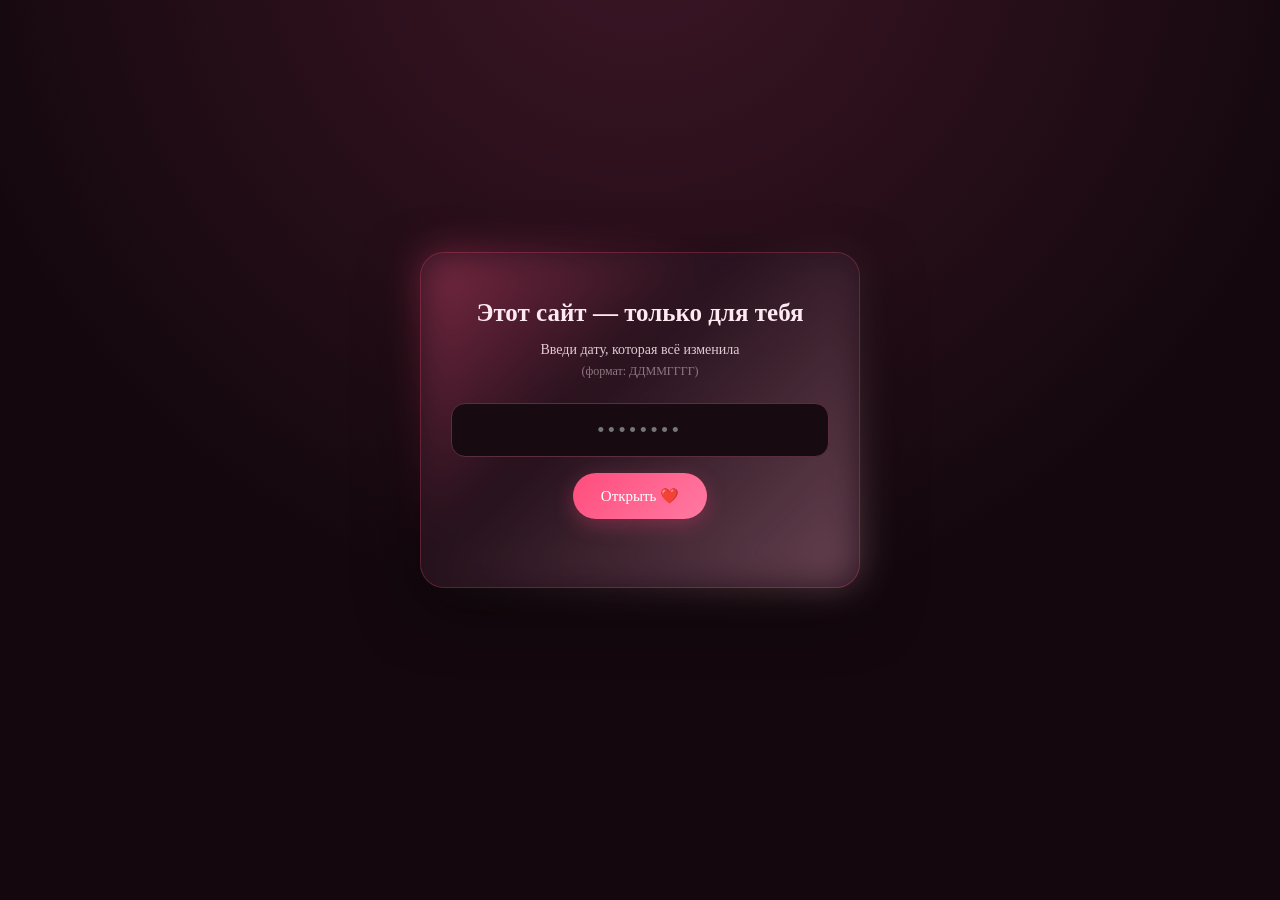
<file: index.html>
<!DOCTYPE html>
<html lang="ru">
<head>
<meta charset="UTF-8">
<meta name="viewport" content="width=device-width, initial-scale=1">
<meta name="robots" content="noindex, nofollow">
<title>Для тебя ❤️</title>
<link rel="stylesheet" href="style.css">
</head>
<body class="lock-screen">
  <div class="hearts"></div>

  <div id="lock" class="lock">
    <div class="lock-glow"></div>
    <h1>Этот сайт — только для тебя</h1>
    <p>Введи дату, которая всё изменила<br><span class="hint">(формат: ДДММГГГГ)</span></p>
    <input id="pass" type="password" inputmode="numeric" placeholder="••••••••" maxlength="8">
    <button onclick="unlock()">Открыть ❤️</button>
    <p id="err" class="err"></p>
  </div>

  <main id="main" class="hidden">
    <section class="hero">
      <div class="hero-glow"></div>
      <p class="date-badge">07.06.2026 — день, когда всё началось</p>
      <h1>Моей любимой</h1>
      <p class="sub">
        Я не мастер красивых слов, но я знаю одно: ты — человек, который изменил мои обычные дни.
        Ты появляешься в моих мыслях утром, когда я пишу тебе «доброе утро», и вечером, когда желаю спокойной ночи.
      </p>
      <p class="sub">
        Здесь я собрал <b>50 причин</b>, почему я тебя люблю и обожаю. Это не выдуманные слова из интернета.
        Это ты. Твои фразы. Твои привычки. Твои маленькие странности, из-за которых я улыбаюсь.
      </p>
      <p class="sub">
        И ещё одна страница. Одна единственная причина, что мне в тебе не нравится.
        Не бойся, она не страшная.
      </p>
      <div class="btns">
        <a href="reasons.html" class="btn">50 причин ❤️</a>
        <a href="one.html" class="btn ghost">1 причина…</a>
      <a href="game.html" class="btn ghost">Мини-игра 🎮</a>
      </div>
    </section>
  </main>

<script src="script.js"></script>
</body>
</html>
</file>
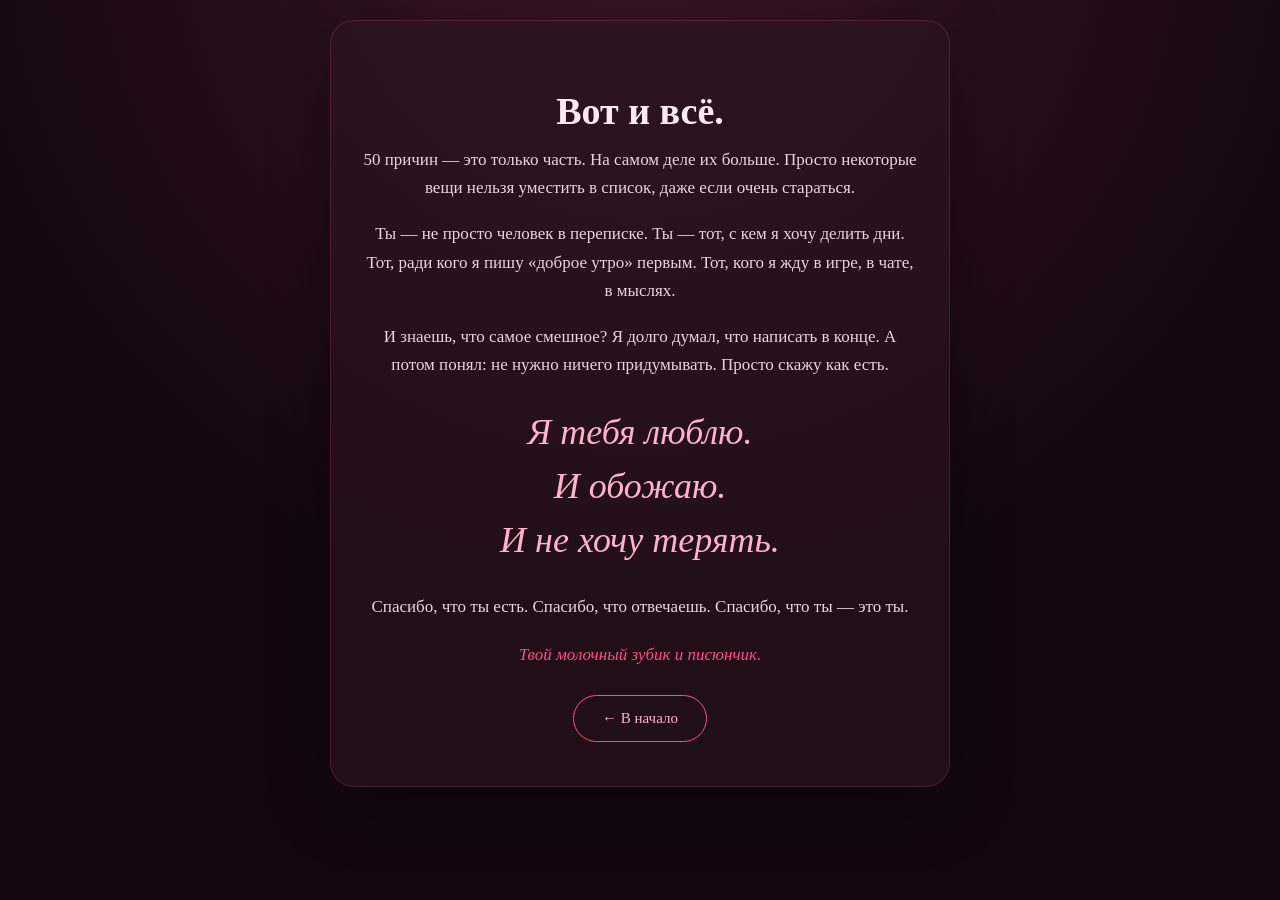
<file: final.html>
<!DOCTYPE html>
<html lang="ru">
<head>
<meta charset="UTF-8">
<meta name="viewport" content="width=device-width, initial-scale=1">
<meta name="robots" content="noindex, nofollow">
<title>Финал</title>
<link rel="stylesheet" href="style.css">
</head>
<body>
  <div class="hearts"></div>

  <div class="center full">
    <div class="final-box">
      <h1 class="title">Вот и всё.</h1>
      <p class="sub">
        50 причин — это только часть. На самом деле их больше.
        Просто некоторые вещи нельзя уместить в список, даже если очень стараться.
      </p>
      <p class="sub">
        Ты — не просто человек в переписке. Ты — тот, с кем я хочу делить дни.
        Тот, ради кого я пишу «доброе утро» первым. Тот, кого я жду в игре, в чате, в мыслях.
      </p>
      <p class="sub">
        И знаешь, что самое смешное? Я долго думал, что написать в конце.
        А потом понял: не нужно ничего придумывать. Просто скажу как есть.
      </p>
      <p class="big">Я тебя люблю.<br>И обожаю.<br>И не хочу терять.</p>
      <p class="sub">
        Спасибо, что ты есть. Спасибо, что отвечаешь. Спасибо, что ты — это ты.
      </p>
      <p class="signature">Твой молочный зубик и писюнчик.</p>
      <a href="index.html" class="btn ghost">← В начало</a>
    </div>
  </div>
</body>
</html>
</file>
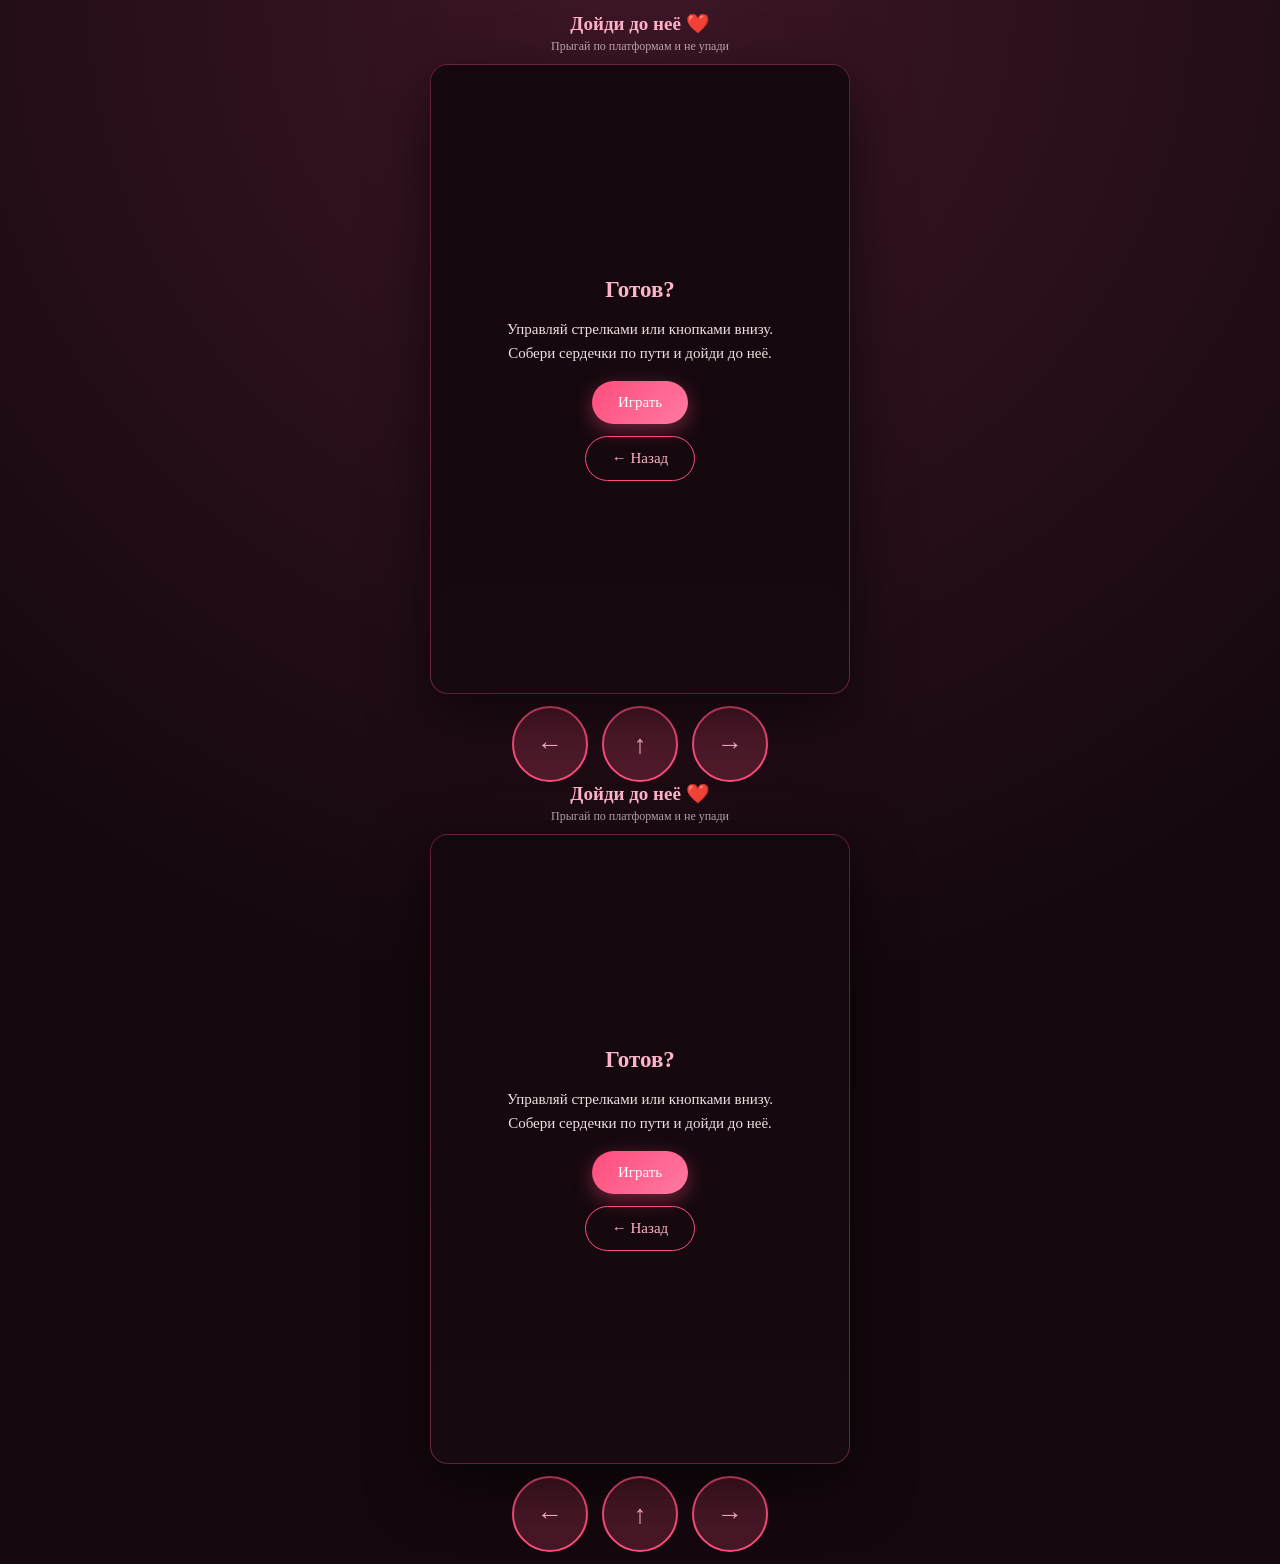
<file: game.html>
<!DOCTYPE html>
<html lang="ru">
<head>
<meta charset="UTF-8">
<meta name="viewport" content="width=device-width, initial-scale=1, user-scalable=no">
<meta name="robots" content="noindex, nofollow">
<title>Мини-игра</title>
<style>
  * { margin:0; padding:0; box-sizing:border-box; -webkit-tap-highlight-color:transparent; }
  html, body { overscroll-behavior:none; touch-action:manipulation; }
  body {
    background: radial-gradient(circle at 50% 0%, #3d1626, #14080e 60%);
    color:#ffeaf1; font-family: Georgia, serif;
    min-height:100vh; display:flex; flex-direction:column;
    align-items:center; justify-content:center;
    overflow:hidden; padding:12px;
  }
  h1 { font-size:19px; margin-bottom:4px; color:#ffb3c9; text-align:center; }
  p.sub { font-size:12px; opacity:.7; margin-bottom:10px; text-align:center; }
  #wrap {
    position:relative; width:100%; max-width:420px;
    aspect-ratio: 2/3;
    background:linear-gradient(#1a0c14, #2a1520);
    border-radius:18px; overflow:hidden;
    border:1px solid rgba(255,77,125,.3);
    box-shadow:0 20px 60px rgba(0,0,0,.6);
    flex-shrink:0;
  }
  canvas { display:block; width:100%; height:100%; touch-action:none; }
  .overlay {
    position:absolute; inset:0;
    display:flex; flex-direction:column; align-items:center; justify-content:center;
    background:rgba(20,8,14,.9); backdrop-filter:blur(6px);
    text-align:center; padding:24px; z-index:5;
  }
  .overlay h2 { font-size:23px; margin-bottom:14px; color:#ffb3c9; }
  .overlay p { font-size:15px; opacity:.95; margin-bottom:16px; line-height:1.6; }
  .overlay .prize {
    font-size:17px; color:#ff4d7d; font-style:italic;
    line-height:1.6; margin: 10px 0 22px;
  }
  .overlay button, .btn {
    padding:13px 26px; border-radius:40px; border:none;
    background:linear-gradient(135deg,#ff4d7d,#ff7aa2); color:#fff;
    font-size:15px; font-family:inherit; cursor:pointer;
    box-shadow:0 6px 20px rgba(255,77,125,.4);
    text-decoration:none; display:inline-block;
  }
  .btn.ghost { background:transparent; border:1.5px solid #ff4d7d; color:#ffb3c9; box-shadow:none; margin-top:12px; }
  .controls { margin-top:12px; display:flex; gap:14px; }
  .controls button {
    width:76px; height:76px; border-radius:50%; font-size:26px;
    background:rgba(255,77,125,.22); border:2px solid #ff4d7d; color:#ffb3c9;
    user-select:none; -webkit-user-select:none;
    touch-action:none;
    display:flex; align-items:center; justify-content:center;
  }
  .controls button:active { background:rgba(255,77,125,.45); transform:scale(.95); }
  .hidden { display:none !important; }
</style>
</head>
<body>

<h1>Дойди до неё ❤️</h1>
<p class="sub">Прыгай по платформам и не упади</p>

<div id="wrap">
  <canvas id="c"></canvas>

  <div id="start" class="overlay">
    <h2>Готов?</h2>
    <p>Управляй стрелками или кнопками внизу.<br>Собери сердечки по пути и дойди до неё.</p>
    <button onclick="startGame()">Играть</button>
    <a href="index.html" class="btn ghost">← Назад</a>
  </div>

  <div id="win" class="overlay hidden">
    <h2>Ты дошла ❤️</h2>
    <p id="winText"></p>
    <p class="prize" id="prizeText"></p>
    <button onclick="restart()">Ещё раз</button>
  </div>

  <div id="lose" class="overlay hidden">
    <h2>Ой…</h2>
    <p>Не получилось. Попробуй ещё раз!</p>
    <button onclick="restart()">Заново</button>
  </div>
</div>

<div class="controls">
  <button id="btnLeft">←</button>
  <button id="btnJump">↑</button>
  <button id="btnRight">→</button>
</div>

<script>
const canvas = document.getElementById('c');
const ctx = canvas.getContext('2d');
let W, H;

function resize(){
  const r = canvas.getBoundingClientRect();
  W = canvas.width = r.width * devicePixelRatio;
  H = canvas.height = r.height * devicePixelRatio;
  ctx.setTransform(devicePixelRatio,0,0,devicePixelRatio,0,0);
  W = r.width; H = r.height;
}
window.addEventListener('resize', resize);

const GRAV = 0.55;
const JUMP = -13;      // чуть выше прыжок
const SPEED = 2.8;     // чуть медленнее для удобства

let player, platforms, hearts, goal, spikes, camX, running, won, keys;

function initLevel(){
  platforms = [
    {x:0,   y:520, w:400, h:120},
    {x:440, y:460, w:120, h:180},
    {x:600, y:400, w:120, h:240},
    {x:760, y:340, w:100, h:300},
    {x:900, y:400, w:150, h:240},
    {x:1090,y:460, w:130, h:180},
    {x:1260,y:380, w:100, h:260},
    {x:1400,y:320, w:120, h:320},
    {x:1560,y:400, w:130, h:240},
    {x:1730,y:340, w:120, h:300},
    {x:1890,y:280, w:120, h:360},
    {x:2050,y:360, w:140, h:280},
    {x:2230,y:440, w:400, h:200},
  ];

  hearts = [
    {x:480, y:420}, {x:640, y:360}, {x:940, y:360},
    {x:1300,y:340}, {x:1440,y:280}, {x:1930,y:240},
    {x:2090,y:320},
  ].map(h => ({...h, r:12, taken:false}));

  // Шипы убраны с платформы 820 (там был "несправедливый").
  // Оставшиеся стоят так, что их легко перепрыгнуть.
  spikes = [
    {x:1260,y:360, w:30, h:20},  // на платформе 1260, но чуть в стороне от края
    {x:1730,y:320, w:30, h:20},  // на платформе 1730
  ];

  goal = {x:2480, y:360, w:60, h:80};

  player = {x:60, y:480, w:32, h:32, vx:0, vy:0, onGround:false, face:1, hearts:0};
  camX = 0;
  won = false;
}

function startGame(){
  document.getElementById('start').classList.add('hidden');
  document.getElementById('win').classList.add('hidden');
  document.getElementById('lose').classList.add('hidden');
  initLevel();
  running = true;
  keys = {left:false, right:false};
  loop();
}

function restart(){ startGame(); }

function jump(){
  if(player && player.onGround){
    player.vy = JUMP;
    player.onGround = false;
  }
}

// --- Кнопки с поддержкой удержания ---
function bindHold(btn, onDown, onUp){
  const down = e => { e.preventDefault(); onDown(); };
  const up   = e => { e.preventDefault(); if(onUp) onUp(); };

  btn.addEventListener('touchstart', down, {passive:false});
  btn.addEventListener('touchend',   up,   {passive:false});
  btn.addEventListener('touchcancel',up,   {passive:false});
  btn.addEventListener('mousedown',  down);
  btn.addEventListener('mouseup',    up);
  btn.addEventListener('mouseleave', up);
}

bindHold(document.getElementById('btnLeft'),
  () => { keys.left = true; },
  () => { keys.left = false; });

bindHold(document.getElementById('btnRight'),
  () => { keys.right = true; },
  () => { keys.right = false; });

// Прыжок срабатывает один раз, даже если держать
document.getElementById('btnJump').addEventListener('touchstart', e => { e.preventDefault(); jump(); }, {passive:false});
document.getElementById('btnJump').addEventListener('mousedown', e => { e.preventDefault(); jump(); });

// Клавиатура
window.addEventListener('keydown', e => {
  if(!keys) keys = {left:false,right:false};
  if(e.key === 'ArrowLeft' || e.key === 'a') keys.left = true;
  if(e.key === 'ArrowRight'|| e.key === 'd') keys.right = true;
  if(e.key === 'ArrowUp' || e.key === ' ' || e.key === 'w'){ e.preventDefault(); jump(); }
});
window.addEventListener('keyup', e => {
  if(!keys) return;
  if(e.key === 'ArrowLeft' || e.key === 'a') keys.left = false;
  if(e.key === 'ArrowRight'|| e.key === 'd') keys.right = false;
});

function update(){
  if(!running) return;

  player.vx = 0;
  if(keys.left)  { player.vx = -SPEED; player.face = -1; }
  if(keys.right) { player.vx =  SPEED; player.face =  1; }
  player.x += player.vx;

  player.vy += GRAV;
  player.y += player.vy;

  player.onGround = false;
  for(const p of platforms){
    const overlapX = player.x + player.w > p.x && player.x < p.x + p.w;
    const prevBottom = player.y + player.h - player.vy;
    const bottom = player.y + player.h;
    if(overlapX && player.vy >= 0 && prevBottom <= p.y + 2 && bottom >= p.y){
      player.y = p.y - player.h;
      player.vy = 0;
      player.onGround = true;
    }
  }

  if(player.x < 0) player.x = 0;
  if(player.y > 700){ lose(); return; }

  for(const s of spikes){
    // небольшая "прощающая" зона, чтобы шип не убивал с полпинка
    if(player.x + player.w - 4 > s.x && player.x + 4 < s.x + s.w &&
       player.y + player.h - 2 > s.y && player.y + 4 < s.y + s.h){
      lose(); return;
    }
  }

  for(const h of hearts){
    if(h.taken) continue;
    if(player.x + player.w > h.x - h.r && player.x < h.x + h.r &&
       player.y + player.h > h.y - h.r && player.y < h.y + h.r){
      h.taken = true;
      player.hearts++;
    }
  }

  if(player.x + player.w > goal.x && player.x < goal.x + goal.w &&
     player.y + player.h > goal.y && player.y < goal.y + goal.h){
    win();
    return;
  }

  const targetCam = player.x - W * 0.3;
  camX += (targetCam - camX) * 0.1;
  if(camX < 0) camX = 0;
}

function win(){
  running = false; won = true;

  const all = player.hearts === hearts.length;
  const winText = all
    ? 'Ты собрала все сердечки и дошла до меня. Это судьба.'
    : `Сердечек собрано: ${player.hearts} из ${hearts.length}. Но главное — ты дошла.`;

  const prizeText = all
    ? 'Теперь я должен тебе одно желание. Любое. Напиши мне его — и я выполню.'
    : 'Ты всё равно победила. И я всё равно должен тебе желание. Пиши, какое.';

  document.getElementById('winText').textContent = winText;
  document.getElementById('prizeText').textContent = prizeText;
  document.getElementById('win').classList.remove('hidden');
}

function lose(){
  running = false;
  document.getElementById('lose').classList.remove('hidden');
}

function draw(){
  const g = ctx.createLinearGradient(0,0,0,H);
  g.addColorStop(0,'#2a0f1c');
  g.addColorStop(1,'#12060c');
  ctx.fillStyle = g;
  ctx.fillRect(0,0,W,H);

  ctx.fillStyle = 'rgba(255,200,220,.25)';
  for(let i=0;i<40;i++){
    const sx = (i*137 - camX*0.3) % (W+40);
    const x = sx < 0 ? sx + W + 40 : sx;
    const y = (i*53) % (H*0.7);
    ctx.fillRect(x, y, 2, 2);
  }

  ctx.save();
  ctx.translate(-camX, 0);

  const offsetY = H - 640;

  for(const p of platforms){
    const x = p.x;
    const y = p.y + offsetY;
    const grad = ctx.createLinearGradient(x,y,x,y+p.h);
    grad.addColorStop(0,'#3d1c2a');
    grad.addColorStop(1,'#1e0e17');
    ctx.fillStyle = grad;
    ctx.fillRect(x, y, p.w, p.h);
    ctx.strokeStyle = 'rgba(255,77,125,.35)';
    ctx.lineWidth = 2;
    ctx.strokeRect(x, y, p.w, p.h);
  }

  ctx.fillStyle = '#ff4d7d';
  for(const s of spikes){
    const y = s.y + offsetY;
    ctx.beginPath();
    ctx.moveTo(s.x, y + s.h);
    ctx.lineTo(s.x + s.w/2, y);
    ctx.lineTo(s.x + s.w, y + s.h);
    ctx.closePath();
    ctx.fill();
  }

  for(const h of hearts){
    if(h.taken) continue;
    const y = h.y + offsetY;
    ctx.font = '20px serif';
    ctx.textAlign = 'center';
    ctx.fillText('❤️', h.x, y + 7);
  }

  {
    const gx = goal.x, gy = goal.y + offsetY, gw = goal.w, gh = goal.h;
    const glow = ctx.createRadialGradient(gx+gw/2, gy+gh/2, 5, gx+gw/2, gy+gh/2, 80);
    glow.addColorStop(0,'rgba(255,120,160,.5)');
    glow.addColorStop(1,'rgba(255,120,160,0)');
    ctx.fillStyle = glow;
    ctx.fillRect(gx-60, gy-60, gw+120, gh+120);

    ctx.font = '64px serif';
    ctx.textAlign = 'center';
    ctx.fillText('👸', gx + gw/2, gy + gh);
  }

  {
    const px = player.x, py = player.y + offsetY;
    ctx.fillStyle = 'rgba(0,0,0,.35)';
    ctx.beginPath();
    ctx.ellipse(px + player.w/2, py + player.h + 4, 16, 5, 0, 0, Math.PI*2);
    ctx.fill();

    ctx.font = '34px serif';
    ctx.textAlign = 'center';
    ctx.fillText('🐰', px + player.w/2, py + player.h);
  }

  ctx.restore();

  ctx.fillStyle = '#ffb3c9';
  ctx.font = '16px Georgia';
  ctx.textAlign = 'left';
  ctx.fillText('❤️ ' + player.hearts + ' / ' + hearts.length, 16, 30);

  const prog = Math.min(1, player.x / goal.x);
  ctx.fillStyle = 'rgba(255,77,125,.25)';
  ctx.fillRect(16, 42, W - 32, 6);
  ctx.fillStyle = '#ff4d7d';
  ctx.fillRect(16, 42, (W - 32) * prog, 6);
}

function loop(){
  if(!running) { draw(); return; }
  update();
  draw();
  requestAnimationFrame(loop);
}

resize();
initLevel();
keys = {left:false, right:false};
draw();
</script>
</body>
</html> <!DOCTYPE html>
<html lang="ru">
<head>
<meta charset="UTF-8">
<meta name="viewport" content="width=device-width, initial-scale=1, user-scalable=no">
<meta name="robots" content="noindex, nofollow">
<title>Мини-игра</title>
<style>
  * { margin:0; padding:0; box-sizing:border-box; -webkit-tap-highlight-color:transparent; }
  html, body { overscroll-behavior:none; touch-action:manipulation; }
  body {
    background: radial-gradient(circle at 50% 0%, #3d1626, #14080e 60%);
    color:#ffeaf1; font-family: Georgia, serif;
    min-height:100vh; display:flex; flex-direction:column;
    align-items:center; justify-content:center;
    overflow:hidden; padding:12px;
  }
  h1 { font-size:19px; margin-bottom:4px; color:#ffb3c9; text-align:center; }
  p.sub { font-size:12px; opacity:.7; margin-bottom:10px; text-align:center; }
  #wrap {
    position:relative; width:100%; max-width:420px;
    aspect-ratio: 2/3;
    background:linear-gradient(#1a0c14, #2a1520);
    border-radius:18px; overflow:hidden;
    border:1px solid rgba(255,77,125,.3);
    box-shadow:0 20px 60px rgba(0,0,0,.6);
    flex-shrink:0;
  }
  canvas { display:block; width:100%; height:100%; touch-action:none; }
  .overlay {
    position:absolute; inset:0;
    display:flex; flex-direction:column; align-items:center; justify-content:center;
    background:rgba(20,8,14,.9); backdrop-filter:blur(6px);
    text-align:center; padding:24px; z-index:5;
  }
  .overlay h2 { font-size:23px; margin-bottom:14px; color:#ffb3c9; }
  .overlay p { font-size:15px; opacity:.95; margin-bottom:16px; line-height:1.6; }
  .overlay .prize {
    font-size:17px; color:#ff4d7d; font-style:italic;
    line-height:1.6; margin: 10px 0 22px;
  }
  .overlay button, .btn {
    padding:13px 26px; border-radius:40px; border:none;
    background:linear-gradient(135deg,#ff4d7d,#ff7aa2); color:#fff;
    font-size:15px; font-family:inherit; cursor:pointer;
    box-shadow:0 6px 20px rgba(255,77,125,.4);
    text-decoration:none; display:inline-block;
  }
  .btn.ghost { background:transparent; border:1.5px solid #ff4d7d; color:#ffb3c9; box-shadow:none; margin-top:12px; }
  .controls { margin-top:12px; display:flex; gap:14px; }
  .controls button {
    width:76px; height:76px; border-radius:50%; font-size:26px;
    background:rgba(255,77,125,.22); border:2px solid #ff4d7d; color:#ffb3c9;
    user-select:none; -webkit-user-select:none;
    touch-action:none;
    display:flex; align-items:center; justify-content:center;
  }
  .controls button:active { background:rgba(255,77,125,.45); transform:scale(.95); }
  .hidden { display:none !important; }
</style>
</head>
<body>

<h1>Дойди до неё ❤️</h1>
<p class="sub">Прыгай по платформам и не упади</p>

<div id="wrap">
  <canvas id="c"></canvas>

  <div id="start" class="overlay">
    <h2>Готов?</h2>
    <p>Управляй стрелками или кнопками внизу.<br>Собери сердечки по пути и дойди до неё.</p>
    <button onclick="startGame()">Играть</button>
    <a href="index.html" class="btn ghost">← Назад</a>
  </div>

  <div id="win" class="overlay hidden">
    <h2>Ты дошла ❤️</h2>
    <p id="winText"></p>
    <p class="prize" id="prizeText"></p>
    <button onclick="restart()">Ещё раз</button>
  </div>

  <div id="lose" class="overlay hidden">
    <h2>Ой…</h2>
    <p>Не получилось. Попробуй ещё раз!</p>
    <button onclick="restart()">Заново</button>
  </div>
</div>

<div class="controls">
  <button id="btnLeft">←</button>
  <button id="btnJump">↑</button>
  <button id="btnRight">→</button>
</div>

<script>
const canvas = document.getElementById('c');
const ctx = canvas.getContext('2d');
let W, H;

function resize(){
  const r = canvas.getBoundingClientRect();
  W = canvas.width = r.width * devicePixelRatio;
  H = canvas.height = r.height * devicePixelRatio;
  ctx.setTransform(devicePixelRatio,0,0,devicePixelRatio,0,0);
  W = r.width; H = r.height;
}
window.addEventListener('resize', resize);

const GRAV = 0.55;
const JUMP = -13;      // чуть выше прыжок
const SPEED = 2.8;     // чуть медленнее для удобства

let player, platforms, hearts, goal, spikes, camX, running, won, keys;

function initLevel(){
  platforms = [
    {x:0,   y:520, w:400, h:120},
    {x:440, y:460, w:120, h:180},
    {x:600, y:400, w:120, h:240},
    {x:760, y:340, w:100, h:300},
    {x:900, y:400, w:150, h:240},
    {x:1090,y:460, w:130, h:180},
    {x:1260,y:380, w:100, h:260},
    {x:1400,y:320, w:120, h:320},
    {x:1560,y:400, w:130, h:240},
    {x:1730,y:340, w:120, h:300},
    {x:1890,y:280, w:120, h:360},
    {x:2050,y:360, w:140, h:280},
    {x:2230,y:440, w:400, h:200},
  ];

  hearts = [
    {x:480, y:420}, {x:640, y:360}, {x:940, y:360},
    {x:1300,y:340}, {x:1440,y:280}, {x:1930,y:240},
    {x:2090,y:320},
  ].map(h => ({...h, r:12, taken:false}));

  // Шипы убраны с платформы 820 (там был "несправедливый").
  // Оставшиеся стоят так, что их легко перепрыгнуть.
  spikes = [
    {x:1260,y:360, w:30, h:20},  // на платформе 1260, но чуть в стороне от края
    {x:1730,y:320, w:30, h:20},  // на платформе 1730
  ];

  goal = {x:2480, y:360, w:60, h:80};

  player = {x:60, y:480, w:32, h:32, vx:0, vy:0, onGround:false, face:1, hearts:0};
  camX = 0;
  won = false;
}

function startGame(){
  document.getElementById('start').classList.add('hidden');
  document.getElementById('win').classList.add('hidden');
  document.getElementById('lose').classList.add('hidden');
  initLevel();
  running = true;
  keys = {left:false, right:false};
  loop();
}

function restart(){ startGame(); }

function jump(){
  if(player && player.onGround){
    player.vy = JUMP;
    player.onGround = false;
  }
}

// --- Кнопки с поддержкой удержания ---
function bindHold(btn, onDown, onUp){
  const down = e => { e.preventDefault(); onDown(); };
  const up   = e => { e.preventDefault(); if(onUp) onUp(); };

  btn.addEventListener('touchstart', down, {passive:false});
  btn.addEventListener('touchend',   up,   {passive:false});
  btn.addEventListener('touchcancel',up,   {passive:false});
  btn.addEventListener('mousedown',  down);
  btn.addEventListener('mouseup',    up);
  btn.addEventListener('mouseleave', up);
}

bindHold(document.getElementById('btnLeft'),
  () => { keys.left = true; },
  () => { keys.left = false; });

bindHold(document.getElementById('btnRight'),
  () => { keys.right = true; },
  () => { keys.right = false; });

// Прыжок срабатывает один раз, даже если держать
document.getElementById('btnJump').addEventListener('touchstart', e => { e.preventDefault(); jump(); }, {passive:false});
document.getElementById('btnJump').addEventListener('mousedown', e => { e.preventDefault(); jump(); });

// Клавиатура
window.addEventListener('keydown', e => {
  if(!keys) keys = {left:false,right:false};
  if(e.key === 'ArrowLeft' || e.key === 'a') keys.left = true;
  if(e.key === 'ArrowRight'|| e.key === 'd') keys.right = true;
  if(e.key === 'ArrowUp' || e.key === ' ' || e.key === 'w'){ e.preventDefault(); jump(); }
});
window.addEventListener('keyup', e => {
  if(!keys) return;
  if(e.key === 'ArrowLeft' || e.key === 'a') keys.left = false;
  if(e.key === 'ArrowRight'|| e.key === 'd') keys.right = false;
});

function update(){
  if(!running) return;

  player.vx = 0;
  if(keys.left)  { player.vx = -SPEED; player.face = -1; }
  if(keys.right) { player.vx =  SPEED; player.face =  1; }
  player.x += player.vx;

  player.vy += GRAV;
  player.y += player.vy;

  player.onGround = false;
  for(const p of platforms){
    const overlapX = player.x + player.w > p.x && player.x < p.x + p.w;
    const prevBottom = player.y + player.h - player.vy;
    const bottom = player.y + player.h;
    if(overlapX && player.vy >= 0 && prevBottom <= p.y + 2 && bottom >= p.y){
      player.y = p.y - player.h;
      player.vy = 0;
      player.onGround = true;
    }
  }

  if(player.x < 0) player.x = 0;
  if(player.y > 700){ lose(); return; }

  for(const s of spikes){
    // небольшая "прощающая" зона, чтобы шип не убивал с полпинка
    if(player.x + player.w - 4 > s.x && player.x + 4 < s.x + s.w &&
       player.y + player.h - 2 > s.y && player.y + 4 < s.y + s.h){
      lose(); return;
    }
  }

  for(const h of hearts){
    if(h.taken) continue;
    if(player.x + player.w > h.x - h.r && player.x < h.x + h.r &&
       player.y + player.h > h.y - h.r && player.y < h.y + h.r){
      h.taken = true;
      player.hearts++;
    }
  }

  if(player.x + player.w > goal.x && player.x < goal.x + goal.w &&
     player.y + player.h > goal.y && player.y < goal.y + goal.h){
    win();
    return;
  }

  const targetCam = player.x - W * 0.3;
  camX += (targetCam - camX) * 0.1;
  if(camX < 0) camX = 0;
}

function win(){
  running = false; won = true;

  const all = player.hearts === hearts.length;
  const winText = all
    ? 'Ты собрала все сердечки и дошла до меня. Это судьба.'
    : `Сердечек собрано: ${player.hearts} из ${hearts.length}. Но главное — ты дошла.`;

  const prizeText = all
    ? 'Теперь я должен тебе одно желание. Любое. Напиши мне его — и я выполню.'
    : 'Ты всё равно победила. И я всё равно должен тебе желание. Пиши, какое.';

  document.getElementById('winText').textContent = winText;
  document.getElementById('prizeText').textContent = prizeText;
  document.getElementById('win').classList.remove('hidden');
}

function lose(){
  running = false;
  document.getElementById('lose').classList.remove('hidden');
}

function draw(){
  const g = ctx.createLinearGradient(0,0,0,H);
  g.addColorStop(0,'#2a0f1c');
  g.addColorStop(1,'#12060c');
  ctx.fillStyle = g;
  ctx.fillRect(0,0,W,H);

  ctx.fillStyle = 'rgba(255,200,220,.25)';
  for(let i=0;i<40;i++){
    const sx = (i*137 - camX*0.3) % (W+40);
    const x = sx < 0 ? sx + W + 40 : sx;
    const y = (i*53) % (H*0.7);
    ctx.fillRect(x, y, 2, 2);
  }

  ctx.save();
  ctx.translate(-camX, 0);

  const offsetY = H - 640;

  for(const p of platforms){
    const x = p.x;
    const y = p.y + offsetY;
    const grad = ctx.createLinearGradient(x,y,x,y+p.h);
    grad.addColorStop(0,'#3d1c2a');
    grad.addColorStop(1,'#1e0e17');
    ctx.fillStyle = grad;
    ctx.fillRect(x, y, p.w, p.h);
    ctx.strokeStyle = 'rgba(255,77,125,.35)';
    ctx.lineWidth = 2;
    ctx.strokeRect(x, y, p.w, p.h);
  }

  ctx.fillStyle = '#ff4d7d';
  for(const s of spikes){
    const y = s.y + offsetY;
    ctx.beginPath();
    ctx.moveTo(s.x, y + s.h);
    ctx.lineTo(s.x + s.w/2, y);
    ctx.lineTo(s.x + s.w, y + s.h);
    ctx.closePath();
    ctx.fill();
  }

  for(const h of hearts){
    if(h.taken) continue;
    const y = h.y + offsetY;
    ctx.font = '20px serif';
    ctx.textAlign = 'center';
    ctx.fillText('❤️', h.x, y + 7);
  }

  {
    const gx = goal.x, gy = goal.y + offsetY, gw = goal.w, gh = goal.h;
    const glow = ctx.createRadialGradient(gx+gw/2, gy+gh/2, 5, gx+gw/2, gy+gh/2, 80);
    glow.addColorStop(0,'rgba(255,120,160,.5)');
    glow.addColorStop(1,'rgba(255,120,160,0)');
    ctx.fillStyle = glow;
    ctx.fillRect(gx-60, gy-60, gw+120, gh+120);

    ctx.font = '64px serif';
    ctx.textAlign = 'center';
    ctx.fillText('👸', gx + gw/2, gy + gh);
  }

  {
    const px = player.x, py = player.y + offsetY;
    ctx.fillStyle = 'rgba(0,0,0,.35)';
    ctx.beginPath();
    ctx.ellipse(px + player.w/2, py + player.h + 4, 16, 5, 0, 0, Math.PI*2);
    ctx.fill();

    ctx.font = '34px serif';
    ctx.textAlign = 'center';
    ctx.fillText('🐰', px + player.w/2, py + player.h);
  }

  ctx.restore();

  ctx.fillStyle = '#ffb3c9';
  ctx.font = '16px Georgia';
  ctx.textAlign = 'left';
  ctx.fillText('❤️ ' + player.hearts + ' / ' + hearts.length, 16, 30);

  const prog = Math.min(1, player.x / goal.x);
  ctx.fillStyle = 'rgba(255,77,125,.25)';
  ctx.fillRect(16, 42, W - 32, 6);
  ctx.fillStyle = '#ff4d7d';
  ctx.fillRect(16, 42, (W - 32) * prog, 6);
}

function loop(){
  if(!running) { draw(); return; }
  update();
  draw();
  requestAnimationFrame(loop);
}

resize();
initLevel();
keys = {left:false, right:false};
draw();
</script>
</body>
</html>
</file>
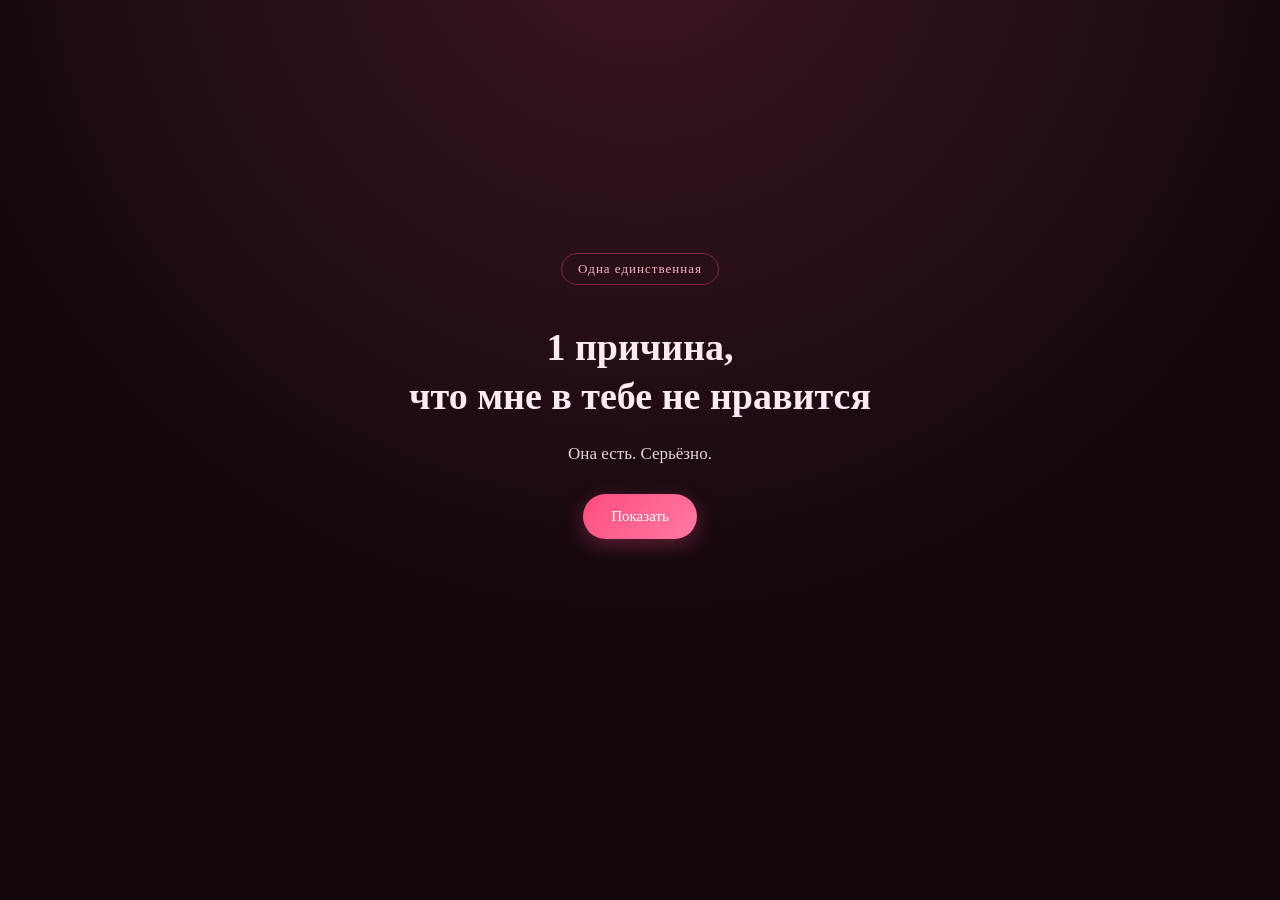
<file: one.html>
<!DOCTYPE html>
<html lang="ru">
<head>
<meta charset="UTF-8">
<meta name="viewport" content="width=device-width, initial-scale=1">
<meta name="robots" content="noindex, nofollow">
<title>Одна причина</title>
<link rel="stylesheet" href="style.css">
</head>
<body>
  <div class="hearts"></div>

  <div class="center full">
    <div id="tease" class="tease">
      <p class="date-badge">Одна единственная</p>
      <h1 class="title">1 причина,<br>что мне в тебе не нравится</h1>
      <p class="sub">Она есть. Серьёзно.</p>
      <button class="btn" onclick="showTruth()">Показать</button>
    </div>

    <div id="truth" class="truth hidden">
      <p class="big">То, что ты так далеко,<br>когда тебя нет рядом.</p>
      <p class="sub">Это единственное, что я хотел бы исправить.<br>Всё остальное в тебе — идеально.</p>
      <div class="btns">
        <a href="final.html" class="btn">Дальше →</a>
      </div>
    </div>
  </div>

<script src="script.js"></script>
<script>
  function showTruth(){
    document.getElementById('tease').classList.add('hidden');
    document.getElementById('truth').classList.remove('hidden');
  }
</script>
</body>
</html>
</file>
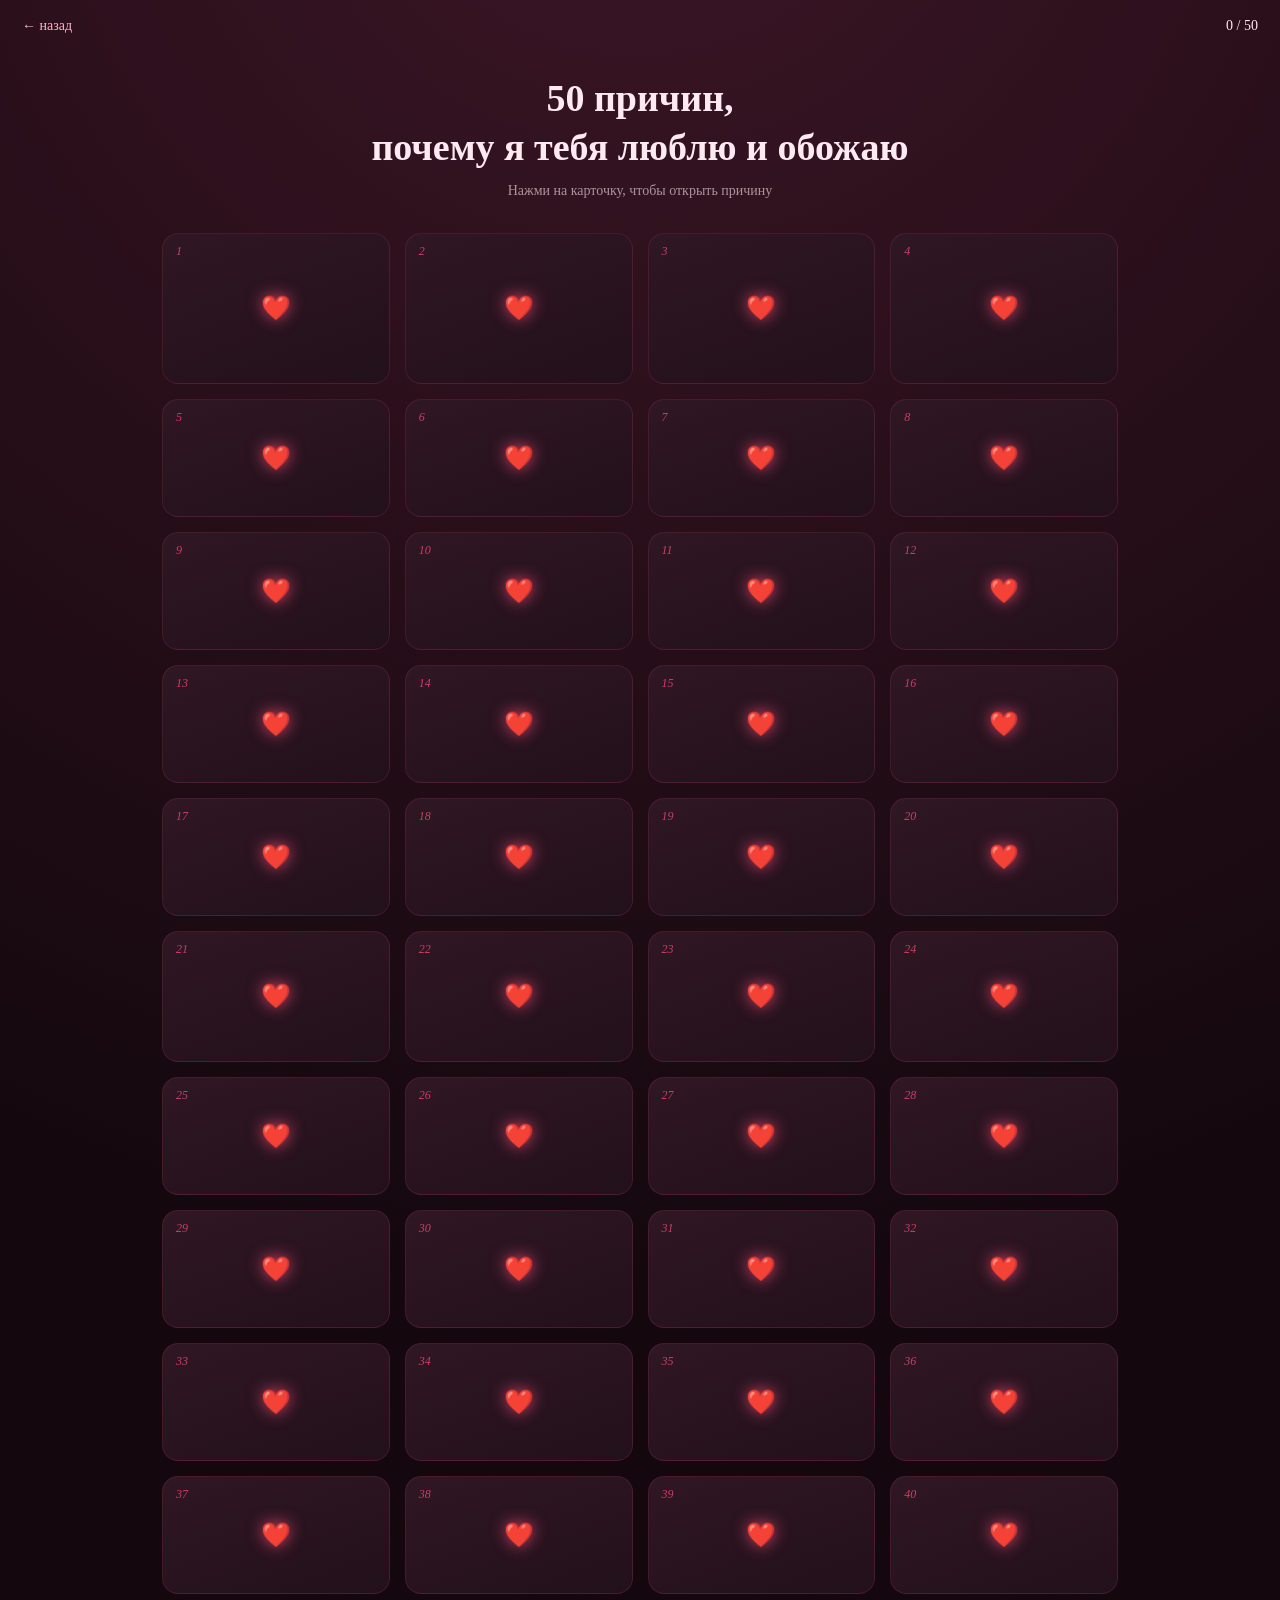
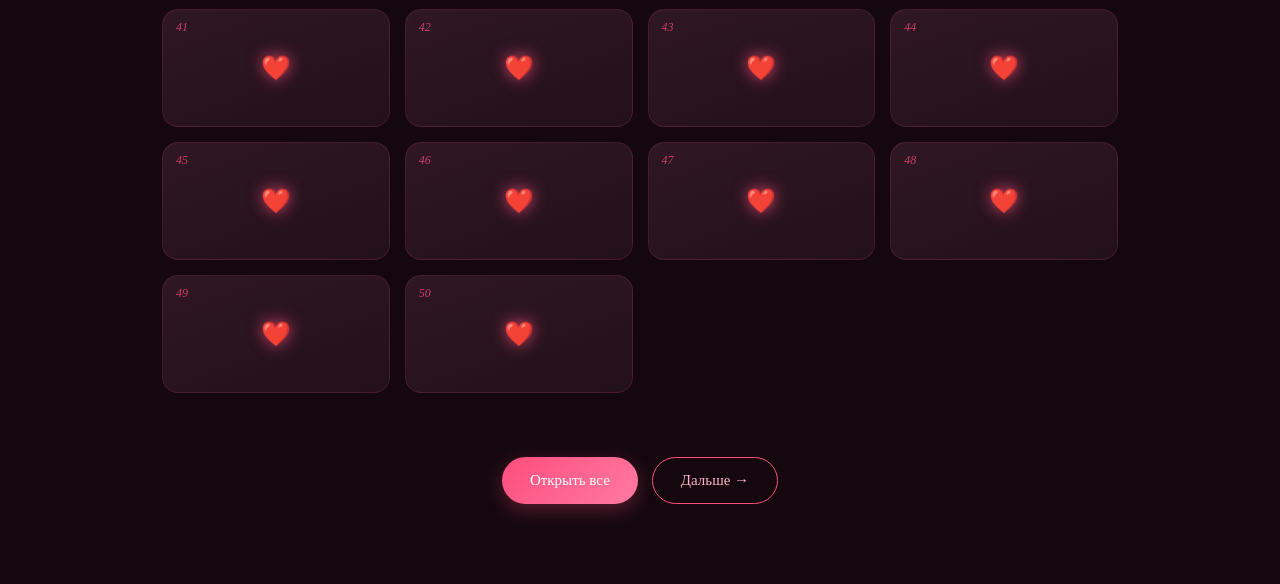
<file: reasons.html>
<!DOCTYPE html>
<html lang="ru">
<head>
<meta charset="UTF-8">
<meta name="viewport" content="width=device-width, initial-scale=1">
<meta name="robots" content="noindex, nofollow">
<title>50 причин</title>
<link rel="stylesheet" href="style.css">
</head>
<body>
  <div class="hearts"></div>

  <header class="top">
    <a href="index.html">← назад</a>
    <span id="counter">0 / 50</span>
  </header>

  <h1 class="title">50 причин,<br>почему я тебя люблю и обожаю</h1>
  <p class="title-sub">Нажми на карточку, чтобы открыть причину</p>

  <div id="grid" class="grid"></div>

  <div class="center">
    <button class="btn" onclick="revealAll()">Открыть все</button>
    <a href="one.html" class="btn ghost">Дальше →</a>
  </div>

<script src="script.js"></script>
<script>buildReasons();</script>
</body>
</html>
</file>
<file: style.css>
* { box-sizing: border-box; margin: 0; padding: 0; }

:root{
  --bg: #14080e;
  --card: #2a1520;
  --accent: #ff4d7d;
  --accent2: #ffb3c9;
  --text: #ffeaf1;
}

body{
  font-family: 'Georgia', 'Times New Roman', serif;
  background: radial-gradient(circle at 50% -10%, #3d1626, #14080e 60%);
  color: var(--text);
  min-height: 100vh;
  overflow-x: hidden;
  padding-bottom: 60px;
  position: relative;
}

.hidden{ display: none !important; }

/* ---------- падающие сердечки ---------- */
.hearts{
  position: fixed;
  inset: 0;
  pointer-events: none;
  overflow: hidden;
  z-index: 0;
}
.hearts span{
  position: absolute;
  top: -10%;
  font-size: 20px;
  opacity: .28;
  animation: fall linear infinite;
  filter: drop-shadow(0 0 6px rgba(255,77,125,.6));
}
@keyframes fall{
  to{ transform: translateY(115vh) rotate(360deg); }
}

/* ---------- экран входа ---------- */
.lock-screen{ display: flex; align-items: center; justify-content: center; }

.lock{
  position: relative;
  z-index: 2;
  max-width: 440px;
  width: 92%;
  text-align: center;
  padding: 46px 30px;
  background: rgba(42,21,32,.75);
  border-radius: 24px;
  border: 1px solid rgba(255,77,125,.25);
  backdrop-filter: blur(14px);
  box-shadow: 0 20px 60px rgba(0,0,0,.5);
}
.lock-glow{
  position: absolute;
  inset: -2px;
  border-radius: 26px;
  background: linear-gradient(135deg, rgba(255,77,125,.5), transparent 40%, rgba(255,179,201,.4));
  z-index: -1;
  filter: blur(18px);
  opacity: .8;
}
.lock h1{ font-size: 25px; margin-bottom: 12px; }
.lock p{ opacity: .85; font-size: 14px; margin-bottom: 22px; line-height: 1.5; }
.hint{ opacity: .55; font-size: 12px; }

input{
  width: 100%;
  padding: 15px;
  border-radius: 14px;
  border: 1px solid #5a2e3e;
  background: #180a11;
  color: var(--text);
  font-size: 19px;
  text-align: center;
  letter-spacing: 4px;
  margin-bottom: 16px;
  transition: border .2s, box-shadow .2s;
}
input:focus{
  outline: none;
  border-color: var(--accent);
  box-shadow: 0 0 0 3px rgba(255,77,125,.25);
}

button, .btn{
  display: inline-block;
  padding: 14px 28px;
  border-radius: 40px;
  border: none;
  background: linear-gradient(135deg, #ff4d7d, #ff7aa2);
  color: #fff;
  font-size: 15px;
  font-family: inherit;
  cursor: pointer;
  text-decoration: none;
  transition: transform .2s, box-shadow .2s;
  box-shadow: 0 6px 20px rgba(255,77,125,.3);
}
button:hover, .btn:hover{
  transform: translateY(-2px);
  box-shadow: 0 10px 28px rgba(255,77,125,.55);
}
.btn.ghost{
  background: transparent;
  border: 1.5px solid var(--accent);
  color: var(--accent2);
  box-shadow: none;
}
.btn.ghost:hover{ background: rgba(255,77,125,.12); }
.err{ color: #ff8ba7; font-size: 13px; margin-top: 10px; }

/* ---------- главная ---------- */
.hero{
  position: relative;
  z-index: 2;
  max-width: 720px;
  margin: 0 auto;
  text-align: center;
  padding: 14vh 22px 40px;
}
.hero-glow{
  position: absolute;
  top: 4vh; left: 50%;
  transform: translateX(-50%);
  width: 340px; height: 340px;
  background: radial-gradient(circle, rgba(255,77,125,.35), transparent 70%);
  filter: blur(50px);
  z-index: -1;
}
.date-badge{
  display: inline-block;
  font-size: 13px;
  letter-spacing: 1px;
  padding: 7px 16px;
  border-radius: 30px;
  border: 1px solid rgba(255,77,125,.4);
  color: var(--accent2);
  margin-bottom: 22px;
}
.hero h1{
  font-size: clamp(36px, 8vw, 60px);
  margin-bottom: 22px;
  background: linear-gradient(90deg, #ff4d7d, #ffd0dd, #ff4d7d);
  background-size: 200% auto;
  -webkit-background-clip: text;
  background-clip: text;
  color: transparent;
  animation: shine 4s linear infinite;
}
@keyframes shine{ to{ background-position: 200% center; } }
.sub{
  opacity: .9;
  margin-bottom: 18px;
  font-size: 17px;
  line-height: 1.65;
}
.btns{
  display: flex;
  gap: 14px;
  justify-content: center;
  flex-wrap: wrap;
  margin-top: 28px;
}

/* ---------- страница причин ---------- */
.top{
  position: relative;
  z-index: 2;
  display: flex;
  justify-content: space-between;
  padding: 18px 22px;
  font-size: 14px;
}
.top a{ color: var(--accent2); text-decoration: none; transition: opacity .2s; }
.top a:hover{ opacity: .7; }

.title{
  position: relative;
  z-index: 2;
  text-align: center;
  font-size: clamp(24px, 5vw, 38px);
  margin: 22px auto 10px;
  max-width: 720px;
  padding: 0 22px;
  line-height: 1.3;
}
.title-sub{
  position: relative;
  z-index: 2;
  text-align: center;
  opacity: .6;
  font-size: 14px;
  margin-bottom: 34px;
}

.grid{
  position: relative;
  z-index: 2;
  display: grid;
  grid-template-columns: repeat(auto-fill, minmax(190px, 1fr));
  gap: 15px;
  max-width: 1000px;
  margin: 0 auto 44px;
  padding: 0 22px;
}

.card{
  background: linear-gradient(160deg, #2f1723, #22101a);
  border-radius: 16px;
  padding: 20px 16px;
  min-height: 118px;
  cursor: pointer;
  display: flex;
  align-items: center;
  justify-content: center;
  text-align: center;
  font-size: 14px;
  line-height: 1.45;
  transition: transform .25s, background .25s, border-color .25s;
  position: relative;
  border: 1px solid rgba(255,77,125,.15);
  overflow: hidden;
}
.card:hover{
  transform: translateY(-4px);
  border-color: rgba(255,77,125,.5);
}
.card .num{
  position: absolute;
  top: 9px;
  left: 13px;
  font-size: 12px;
  color: var(--accent);
  opacity: .75;
  font-style: italic;
}
.card .txt{
  opacity: 0;
  transition: opacity .35s;
  padding-top: 8px;
}
.card.open{ background: linear-gradient(160deg, #3a1b2a, #2a1520); }
.card.open .txt{ opacity: 1; }
.card:not(.open)::after{
  content: '❤️';
  position: absolute;
  font-size: 24px;
  filter: drop-shadow(0 0 8px rgba(255,77,125,.8));
  animation: pulse 1.8s ease-in-out infinite;
}
.card.open::after{ content: none; }
@keyframes pulse{
  0%,100%{ transform: scale(1); opacity: .85; }
  50%{ transform: scale(1.15); opacity: 1; }
}

.center{
  position: relative;
  z-index: 2;
  text-align: center;
  padding: 20px;
  display: flex;
  gap: 14px;
  justify-content: center;
  flex-wrap: wrap;
}
.center.full{
  flex-direction: column;
  align-items: center;
  min-height: 88vh;
  justify-content: center;
}

/* ---------- 1 причина и финал ---------- */
.tease, .truth, .final-box{
  max-width: 620px;
  padding: 30px 22px;
  animation: fadeUp .6s ease;
}
@keyframes fadeUp{
  from{ opacity: 0; transform: translateY(20px); }
  to{ opacity: 1; transform: translateY(0); }
}
.tease .title{ margin-top: 16px; }
.tease .sub{ margin: 18px 0 26px; }

.truth .big{
  font-size: clamp(26px, 6vw, 40px);
  line-height: 1.4;
  margin: 20px 0;
  background: linear-gradient(90deg, #ff4d7d, #ffd0dd);
  -webkit-background-clip: text;
  background-clip: text;
  color: transparent;
  font-style: italic;
}
.truth .sub{ margin-bottom: 30px; }

.final-box{
  background: rgba(42,21,32,.6);
  border: 1px solid rgba(255,77,125,.2);
  border-radius: 24px;
  padding: 44px 30px;
  box-shadow: 0 20px 60px rgba(0,0,0,.4);
}
.final-box .big{
  font-size: clamp(24px, 5.5vw, 36px);
  line-height: 1.5;
  margin: 26px 0;
  color: var(--accent2);
  font-style: italic;
}
.signature{
  margin: 24px 0 30px;
  font-style: italic;
  color: var(--accent);
  font-size: 17px;
}
</file>
